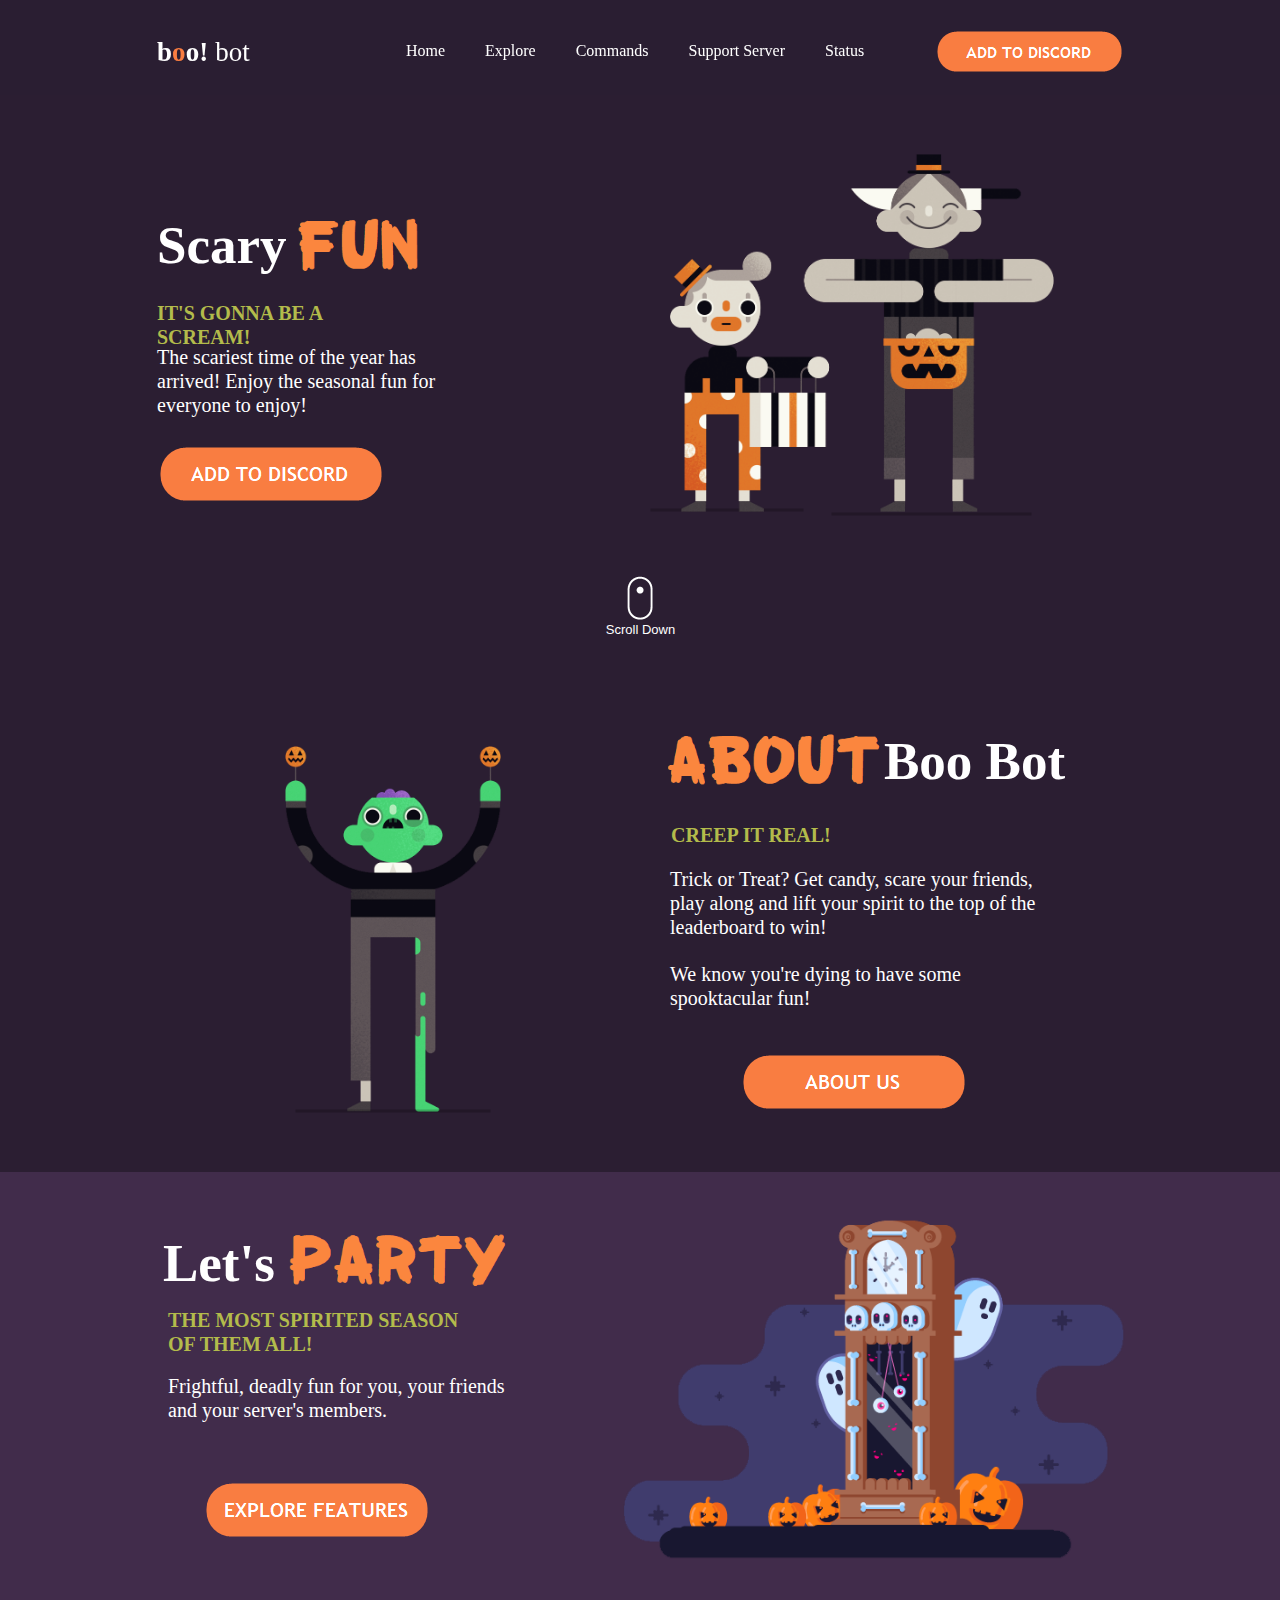
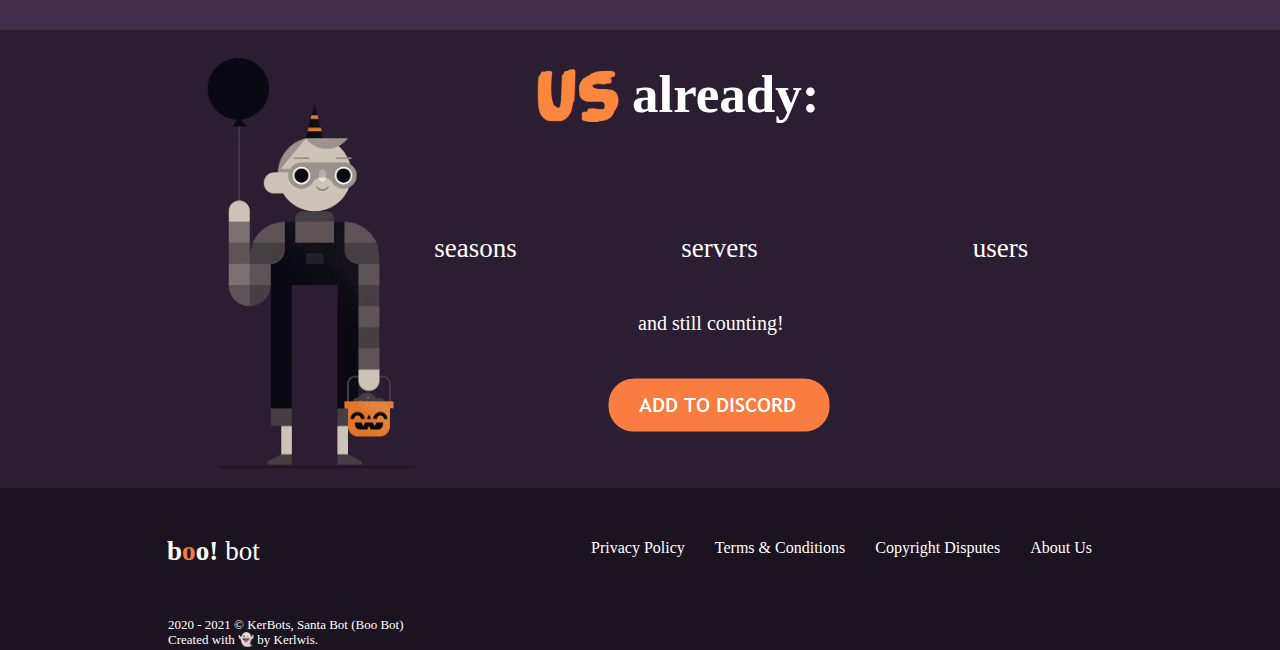
<file: index.html>
<!doctype html>
<html>
<head>
<meta charset="utf-8">
<title>Boo Bot - Home</title>
<meta name="generator" content="WYSIWYG Web Builder 16 Trial Version - https://www.wysiwygwebbuilder.com">
<link href="Cauldron.png" rel="icon" sizes="467x162" type="image/png">
<link href="Halloween.css" rel="stylesheet">
<link href="index.css" rel="stylesheet">
<script src="jquery-1.12.4.min.js"></script>
<script src="skrollr.min.js"></script>
<script src="wwb16.min.js"></script>
<script>
$(document).ready(function()
{
   $('#wb_Text13').addClass('visibility-hidden');
   $('#wb_Text14').addClass('visibility-hidden');
   $('#wb_Text15').addClass('visibility-hidden');
   $("a[href*='#About']").click(function(event)
   {
      event.preventDefault();
      $('html, body').stop().animate({ scrollTop: $('#wb_About').offset().top }, 600, 'linear');
   });
function countUpJavaScript1()
{
   var $obj = $('#JavaScript1');
   var count = $obj.attr('data-count');
   var bottomObj = $obj.offset().top + $obj.outerHeight();
   var bottomWnd = $(window).scrollTop() + $(window).height();
   if (bottomWnd > bottomObj && count != 0)
   {
      $({countUp: $obj.text()}).animate({countUp: count},
      {
         duration: 2000,
         step: function() { $obj.text(Math.floor(this.countUp)); },
         complete: function() { $obj.text(this.countUp); $obj.attr('data-count', 0); }
      });  
   }
}
$(window).scroll( function()
{
   countUpJavaScript1();
});
countUpJavaScript1();
   function onScrollText13()
   {
      var $obj = $("#wb_Text13");
      if (!$obj.hasClass("in-viewport") && $obj.inViewPort(true))
      {
         $obj.addClass("in-viewport");
         AnimateCss('wb_Text13', 'slide-up-in', 0, 1250);
      }
      else
      if ($obj.hasClass("in-viewport") && !$obj.inViewPort(true))
      {
         $obj.removeClass("in-viewport");
         AnimateCss('wb_Text13', 'animate-fade-out', 0, 0);
      }
   }
   if (!$('#wb_Text13').inViewPort(true))
   {
      $('#wb_Text13').addClass("in-viewport");
   }
   onScrollText13();
   $(window).scroll(function(event)
   {
      onScrollText13();
   });
function countUpJavaScript2()
{
   var $obj = $('#JavaScript2');
   var count = $obj.attr('data-count');
   var bottomObj = $obj.offset().top + $obj.outerHeight();
   var bottomWnd = $(window).scrollTop() + $(window).height();
   if (bottomWnd > bottomObj && count != 0)
   {
      $({countUp: $obj.text()}).animate({countUp: count},
      {
         duration: 2000,
         step: function() { $obj.text(Math.floor(this.countUp)); },
         complete: function() { $obj.text(this.countUp); $obj.attr('data-count', 0); }
      });  
   }
}
$(window).scroll( function()
{
   countUpJavaScript2();
});
countUpJavaScript2();
   function onScrollText14()
   {
      var $obj = $("#wb_Text14");
      if (!$obj.hasClass("in-viewport") && $obj.inViewPort(true))
      {
         $obj.addClass("in-viewport");
         AnimateCss('wb_Text14', 'slide-up-in', 0, 1250);
      }
      else
      if ($obj.hasClass("in-viewport") && !$obj.inViewPort(true))
      {
         $obj.removeClass("in-viewport");
         AnimateCss('wb_Text14', 'animate-fade-out', 0, 0);
      }
   }
   if (!$('#wb_Text14').inViewPort(true))
   {
      $('#wb_Text14').addClass("in-viewport");
   }
   onScrollText14();
   $(window).scroll(function(event)
   {
      onScrollText14();
   });
function countUpJavaScript3()
{
   var $obj = $('#JavaScript3');
   var count = $obj.attr('data-count');
   var bottomObj = $obj.offset().top + $obj.outerHeight();
   var bottomWnd = $(window).scrollTop() + $(window).height();
   if (bottomWnd > bottomObj && count != 0)
   {
      $({countUp: $obj.text()}).animate({countUp: count},
      {
         duration: 2000,
         step: function() { $obj.text(Math.floor(this.countUp)); },
         complete: function() { $obj.text(this.countUp); $obj.attr('data-count', 0); }
      });  
   }
}
$(window).scroll( function()
{
   countUpJavaScript3();
});
countUpJavaScript3();
   function onScrollText15()
   {
      var $obj = $("#wb_Text15");
      if (!$obj.hasClass("in-viewport") && $obj.inViewPort(true))
      {
         $obj.addClass("in-viewport");
         AnimateCss('wb_Text15', 'slide-up-in', 0, 1250);
      }
      else
      if ($obj.hasClass("in-viewport") && !$obj.inViewPort(true))
      {
         $obj.removeClass("in-viewport");
         AnimateCss('wb_Text15', 'animate-fade-out', 0, 0);
      }
   }
   if (!$('#wb_Text15').inViewPort(true))
   {
      $('#wb_Text15').addClass("in-viewport");
   }
   onScrollText15();
   $(window).scroll(function(event)
   {
      onScrollText15();
   });
   function skrollrInit()
   {
      skrollr.init({forceHeight: false, mobileCheck: function() { return false; }, smoothScrolling: false});
   }
   skrollrInit();
});
</script>
</head>
<body>
<div id="Layer2" style="position:absolute;text-align:center;left:0%;top:0px;width:100%;height:1172px;z-index:48;">
<div id="Layer2_Container" style="width:970px;position:relative;margin-left:auto;margin-right:auto;text-align:left;">
<div id="wb_Shape7" style="position:absolute;left:588px;top:1055px;width:222px;height:54px;z-index:3;">
<a href="./about.html"><img class="hover" src="images/img0007_hover.png" alt="" style="border-width:0;width:222px;height:54px;"><span class="default"><img src="images/img0007.png" id="Shape7" alt="" style="width:222px;height:54px;"></span></a></div>
<div id="wb_Text4" style="position:absolute;left:2px;top:346px;width:289px;height:70px;z-index:4;">
<span style="color:#FFFFFF;font-family:'Trebuchet MS';font-size:20px;">The scariest time of the year has arrived! Enjoy the seasonal fun for everyone to enjoy!</span></div>
<div id="wb_Text5" style="position:absolute;left:2px;top:302px;width:255px;height:23px;z-index:5;">
<span style="color:#B3BB4B;font-family:'Trebuchet MS';font-size:20px;"><strong>IT'S GONNA BE A SCREAM!</strong></span></div>
<div id="wb_Shape2" style="position:absolute;left:5px;top:447px;width:222px;height:54px;z-index:6;">
<a href="https://discord.com/oauth2/authorize?client_id=774520746344054824&scope=bot&permissions=126032" target="_blank"><img class="hover" src="images/img0002_hover.png" alt="" style="border-width:0;width:222px;height:54px;"><span class="default"><img src="images/img0002.png" id="Shape2" alt="" style="width:222px;height:54px;"></span></a></div>
<div id="wb_Shape3" style="position:absolute;left:495px;top:508px;width:154px;height:4px;opacity:0.20;z-index:7;">
<img src="images/img0003.png" id="Shape3" alt="" style="width:154px;height:4px;"></div>
<div id="wb_Shape4" style="position:absolute;left:676px;top:512px;width:201px;height:4px;opacity:0.20;z-index:8;">
<img src="images/img0004.png" id="Shape4" alt="" style="width:201px;height:4px;"></div>
<div id="wb_Image1" style="position:absolute;left:515px;top:154px;width:384px;height:358px;z-index:9;">
<img src="images/WEB1.png" id="Image1" alt="" width="384" height="358"></div>
<div id="wb_Shape5" style="position:absolute;left:472px;top:576px;width:26px;height:44px;z-index:10;">
<a href="#About"><img src="images/img0005.png" id="Shape5" alt="" style="width:26px;height:44px;"></a></div>
<div id="wb_Shape6" style="position:absolute;left:481px;top:586px;width:8px;height:8px;z-index:11;">
<a href="#About"><img src="images/img0006.png" id="Shape6" alt="" style="width:8px;height:8px;"></a></div>
<div id="wb_Text8" style="position:absolute;left:447px;top:622px;width:77px;height:15px;text-align:center;z-index:12;">
<span style="color:#FFFFFF;font-family:Arial;font-size:13px;">Scroll Down</span></div>
<div id="wb_About" style="position:absolute;left:450px;top:701px;width:19px;height:17px;z-index:13;">
<div id="About" style="visibility:hidden;">&nbsp;</div>
</div>
<div id="wb_Image4" style="position:absolute;left:130px;top:746px;width:216px;height:366px;z-index:14;">
<img src="images/WEB2.png" id="Image4" alt="" width="216" height="366"></div>
<div id="wb_Text9" style="position:absolute;left:516px;top:824px;width:255px;height:23px;z-index:15;">
<span style="color:#B3BB4B;font-family:'Trebuchet MS';font-size:20px;"><strong>CREEP IT REAL!</strong></span></div>
<div id="wb_Text10" style="position:absolute;left:515px;top:868px;width:369px;height:154px;z-index:16;">
<span style="color:#FFFFFF;font-family:'Trebuchet MS';font-size:20px;">Trick or Treat? Get candy, scare your friends, play along and lift your spirit to the top of the leaderboard to win!<br><br>We know you're dying to have some spooktacular fun!<br></span></div>
<div id="wb_Shape8" style="position:absolute;left:140px;top:1109px;width:196px;height:4px;opacity:0.20;z-index:17;">
<img src="images/img0008.png" id="Shape8" alt="" style="width:196px;height:4px;"></div>
<div id="wb_Image2" style="position:absolute;left:132px;top:205px;width:152px;height:76px;z-index:18;">
<img src="images/FUN2.png" id="Image2" alt="" width="152" height="76"></div>
<div id="wb_Text3" style="position:absolute;left:2px;top:214px;width:168px;height:62px;z-index:19;">
<span style="color:#FFFFFF;font-family:'Trebuchet MS';font-size:53px;"><strong>Scary</strong></span></div>
<div id="wb_Image3" style="position:absolute;left:503px;top:718px;width:239px;height:75px;z-index:20;">
<img src="images/ABOUT2.png" id="Image3" alt="" width="239" height="75"></div>
<div id="wb_Text7" style="position:absolute;left:729px;top:730px;width:217px;height:62px;z-index:21;" data-top="transform:;transform:;">
<span style="color:#FFFFFF;font-family:'Trebuchet MS';font-size:53px;"><strong>Boo Bot</strong></span></div>
<div id="Layer1" style="position:fixed;text-align:center;left:0px;top:0px;width:100%;height:95px;z-index:22;">
<div id="Layer1_Container" style="width:970px;position:relative;margin-left:auto;margin-right:auto;text-align:left;">
<div id="wb_Text1" style="position:absolute;left:2px;top:36px;width:128px;height:31px;z-index:0;">
<span style="color:#FFFFFF;font-family:'Trebuchet MS';font-size:27px;letter-spacing:0.07px;"><strong>b</strong></span><span style="color:#F97D41;font-family:'Trebuchet MS';font-size:27px;letter-spacing:0.07px;"><strong>o</strong></span><span style="color:#FFFFFF;font-family:'Trebuchet MS';font-size:27px;letter-spacing:0.07px;"><strong>o! </strong>bot</span></div>
<div id="wb_CssMenu1" style="position:absolute;left:180px;top:27px;width:610px;height:48px;z-index:1;">
<ul id="CssMenu1" role="menubar" class="nav">
<li role="menuitem" class="nav-item firstmain"><a class="nav-link" href="./index.html" target="_self">Home</a>
</li>
<li role="menuitem" class="nav-item"><a class="nav-link" href="./explore.html" target="_self">Explore</a>
</li>
<li role="menuitem" class="nav-item"><a class="nav-link" href="./commands.html" target="_self">Commands</a>
</li>
<li role="menuitem" class="nav-item"><a class="nav-link" href="https://discord.gg/eV3AyENXZv" target="_blank">Support&nbsp;Server</a>
</li>
<li role="menuitem" class="nav-item"><a class="nav-link" href="https://stats.uptimerobot.com/17EnjCpgAN" target="_blank">Status</a>
</li>
</ul>
</div>
<div id="wb_Shape1" style="position:absolute;left:782px;top:31px;width:185px;height:41px;z-index:2;">
<a href="https://discord.com/oauth2/authorize?client_id=774520746344054824&scope=bot&permissions=126032" target="_blank"><img class="hover" src="images/img0029_hover.png" alt="" style="border-width:0;width:185px;height:41px;"><span class="default"><img src="images/img0029.png" id="Shape1" alt="" style="width:185px;height:41px;"></span></a></div>
</div>
</div>
<div style="z-index:23">
<script>
var isMobile = (/iphone|ipod|android|blackberry|mini|windows\sce|palm/i.test(navigator.userAgent.toLowerCase()));
if (isMobile)
{
   location.replace("./mobile.html");
}  
</script>  </div>

</div>
</div>
<div id="Layer3" style="position:absolute;text-align:center;left:0%;top:1172px;width:100%;height:458px;z-index:49;">
<div id="Layer3_Container" style="width:970px;position:relative;margin-left:auto;margin-right:auto;text-align:left;">
<div id="wb_Image5" style="position:absolute;left:463px;top:45px;width:507px;height:343px;z-index:24;">
<img src="images/CLOCK2.png" id="Image5" alt="" width="507" height="343"></div>
<div id="wb_Text6" style="position:absolute;left:13px;top:137px;width:299px;height:46px;z-index:25;">
<span style="color:#B3BB4B;font-family:'Trebuchet MS';font-size:20px;"><strong>THE MOST SPIRITED SEASON OF THEM ALL!</strong></span></div>
<div id="wb_Text11" style="position:absolute;left:13px;top:203px;width:369px;height:61px;z-index:26;">
<span style="color:#FFFFFF;font-family:'Trebuchet MS';font-size:20px;">Frightful, deadly fun for you, your friends and your server's members.<br></span></div>
<div id="wb_Shape9" style="position:absolute;left:51px;top:311px;width:222px;height:54px;z-index:27;">
<a href="./explore.html"><img class="hover" src="images/img0009_hover.png" alt="" style="border-width:0;width:222px;height:54px;"><span class="default"><img src="images/img0009.png" id="Shape9" alt="" style="width:222px;height:54px;"></span></a></div>
<div id="wb_Image6" style="position:absolute;left:115px;top:48px;width:245px;height:76px;z-index:28;">
<img src="images/party2.png" id="Image6" alt="" width="245" height="77"></div>
<div id="wb_Text2" style="position:absolute;left:8px;top:60px;width:141px;height:62px;z-index:29;" data-top="transform:;transform:;">
<span style="color:#FFFFFF;font-family:'Trebuchet MS';font-size:53px;"><strong>Let's</strong></span></div>
</div>
</div>

<div id="Layer4" style="position:absolute;text-align:center;left:0%;top:1630px;width:100%;height:458px;z-index:51;">
<div id="Layer4_Container" style="width:970px;position:relative;margin-left:auto;margin-right:auto;text-align:left;">
<div id="wb_Shape10" style="position:absolute;left:64px;top:435px;width:196px;height:4px;opacity:0.20;z-index:30;">
<img src="images/img0010.png" id="Shape10" alt="" style="width:196px;height:4px;"></div>
<div id="wb_Image8" style="position:absolute;left:43px;top:20px;width:206px;height:417px;z-index:31;">
<img src="images/boy2.png" id="Image8" alt="" width="206" height="415"></div>
<div id="wb_JavaScript1" style="position:absolute;left:291px;top:149px;width:58px;height:52px;z-index:32;">
<div data-count="6" style="color:#FFFFFF;font-size:53px;font-family:Trebuchet MS;font-weight:normal;font-style:normal;text-align:center;text-decoration:none;" id="JavaScript1"></div></div>
<div id="wb_Text13" style="position:absolute;left:272px;top:202px;width:97px;height:31px;text-align:center;z-index:33;">
<span style="color:#FFFFFF;font-family:'Trebuchet MS';font-size:27px;">seasons</span></div>
<div id="wb_JavaScript2" style="position:absolute;left:521px;top:150px;width:87px;height:52px;z-index:34;">
<div data-count="743" style="color:#FFFFFF;font-size:53px;font-family:Trebuchet MS;font-weight:normal;font-style:normal;text-align:center;text-decoration:none;" id="JavaScript2"></div></div>
<div id="wb_Text14" style="position:absolute;left:516px;top:202px;width:97px;height:31px;text-align:center;z-index:35;">
<span style="color:#FFFFFF;font-family:'Trebuchet MS';font-size:27px;">servers</span></div>
<div id="wb_JavaScript3" style="position:absolute;left:755px;top:149px;width:181px;height:52px;z-index:36;">
<div data-count="174211" style="color:#FFFFFF;font-size:53px;font-family:Trebuchet MS;font-weight:normal;font-style:normal;text-align:center;text-decoration:none;" id="JavaScript3"></div></div>
<div id="wb_Text15" style="position:absolute;left:797px;top:202px;width:97px;height:31px;text-align:center;z-index:37;">
<span style="color:#FFFFFF;font-family:'Trebuchet MS';font-size:27px;">users</span></div>
<div id="wb_Text16" style="position:absolute;left:483px;top:282px;width:178px;height:38px;z-index:38;">
<span style="color:#FFFFFF;font-family:'Trebuchet MS';font-size:20px;">and still counting!<br></span></div>
<div id="wb_Shape11" style="position:absolute;left:453px;top:348px;width:222px;height:54px;z-index:39;">
<a href="https://discord.com/oauth2/authorize?client_id=774520746344054824&scope=bot&permissions=126032" target="_blank"><img class="hover" src="images/img0011_hover.png" alt="" style="border-width:0;width:222px;height:54px;"><span class="default"><img src="images/img0011.png" id="Shape11" alt="" style="width:222px;height:54px;"></span></a></div>
<div id="wb_Image7" style="position:absolute;left:333px;top:25px;width:252px;height:79px;z-index:40;">
<img src="images/us2.png" id="Image7" alt="" width="252" height="79"></div>
<div id="wb_Text12" style="position:absolute;left:477px;top:33px;width:228px;height:62px;z-index:41;" data-top="transform:;transform:;">
<span style="color:#FFFFFF;font-family:'Trebuchet MS';font-size:53px;"><strong>already:</strong></span></div>
</div>
</div>
<div id="Layer5" style="position:absolute;text-align:center;left:0%;top:2088px;width:100%;height:162px;z-index:52;">
<div id="Layer5_Container" style="width:970px;position:relative;margin-left:auto;margin-right:auto;text-align:left;">
<div id="wb_Text17" style="position:absolute;left:13px;top:129px;width:271px;height:33px;z-index:42;">
<span style="color:#FFFFFF;font-family:'Trebuchet MS';font-size:13px;">2020 - 2021 © KerBots, Santa Bot (Boo Bot)<br>Created with </span><span style="color:#FFFFFF;font-family:'Segoe UI Emoji';font-size:13px;">👻</span><span style="color:#FFFFFF;font-family:'Trebuchet MS';font-size:13px;"> by Kerlwis.</span></div>
<div id="wb_Text18" style="position:absolute;left:12px;top:47px;width:109px;height:31px;z-index:43;">
<span style="color:#FFFFFF;font-family:'Trebuchet MS';font-size:27px;letter-spacing:0.07px;"><strong>b</strong></span><span style="color:#F97D41;font-family:'Trebuchet MS';font-size:27px;letter-spacing:0.07px;"><strong>o</strong></span><span style="color:#FFFFFF;font-family:'Trebuchet MS';font-size:27px;letter-spacing:0.07px;"><strong>o! </strong>bot</span></div>
<div id="wb_CssMenu2" style="position:absolute;left:408px;top:47px;width:562px;height:48px;z-index:44;">
<ul id="CssMenu2" role="menubar" class="nav">
<li role="menuitem" class="nav-item firstmain"><a class="nav-link" href="./index.html" target="_self">Privacy&nbsp;Policy</a>
</li>
<li role="menuitem" class="nav-item"><a class="nav-link" href="./terms.html" target="_self">Terms&nbsp;&amp;&nbsp;Conditions</a>
</li>
<li role="menuitem" class="nav-item"><a class="nav-link" href="./copyright-disputes.html" target="_self">Copyright&nbsp;Disputes</a>
</li>
<li role="menuitem" class="nav-item"><a class="nav-link" href="./about.html" target="_self">About&nbsp;Us</a>
</li>
</ul>
</div>
</div>
</div>
<div style="z-index:53">
<script>
var isMobile = (/iphone|ipod|android|blackberry|mini|windows\sce|palm/i.test(navigator.userAgent.toLowerCase()));
if (isMobile)
{
   location.replace("./mobile.html");
}  
</script>  </div>
</body>
</html>
</file>
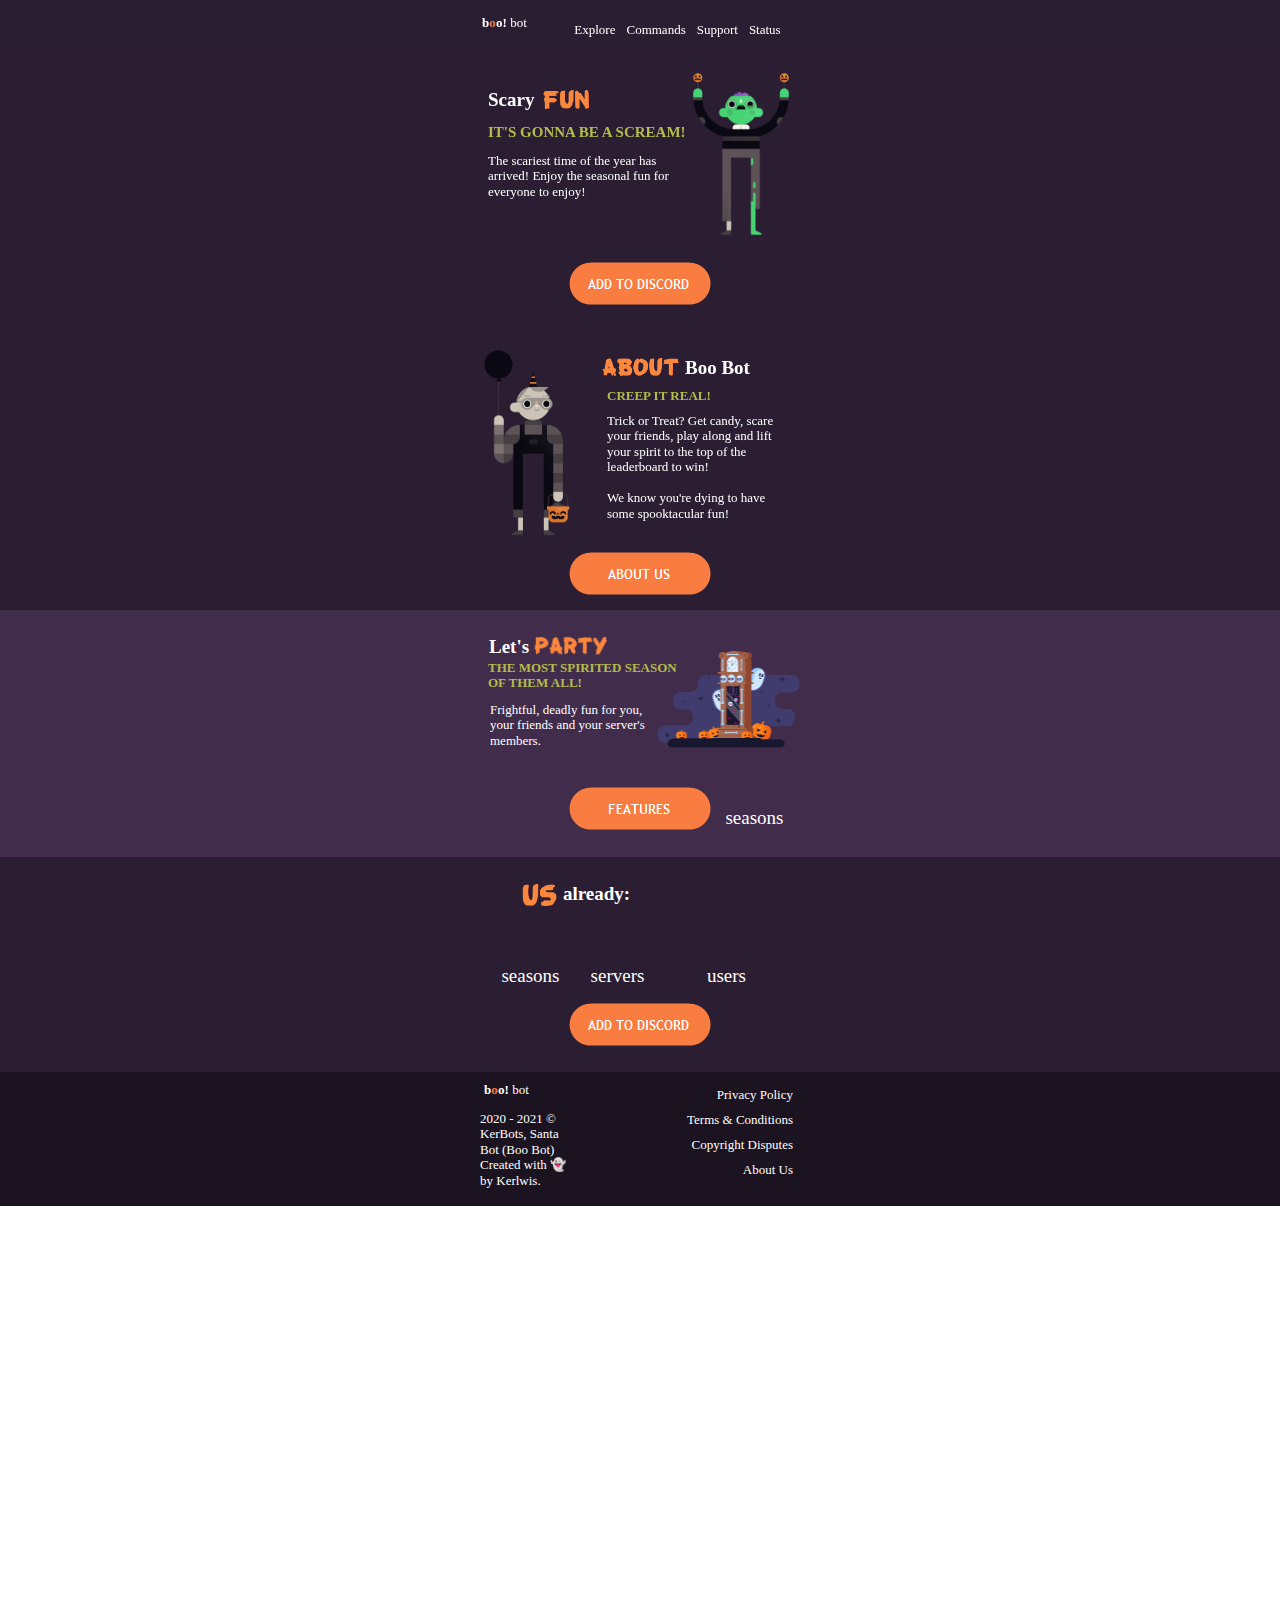
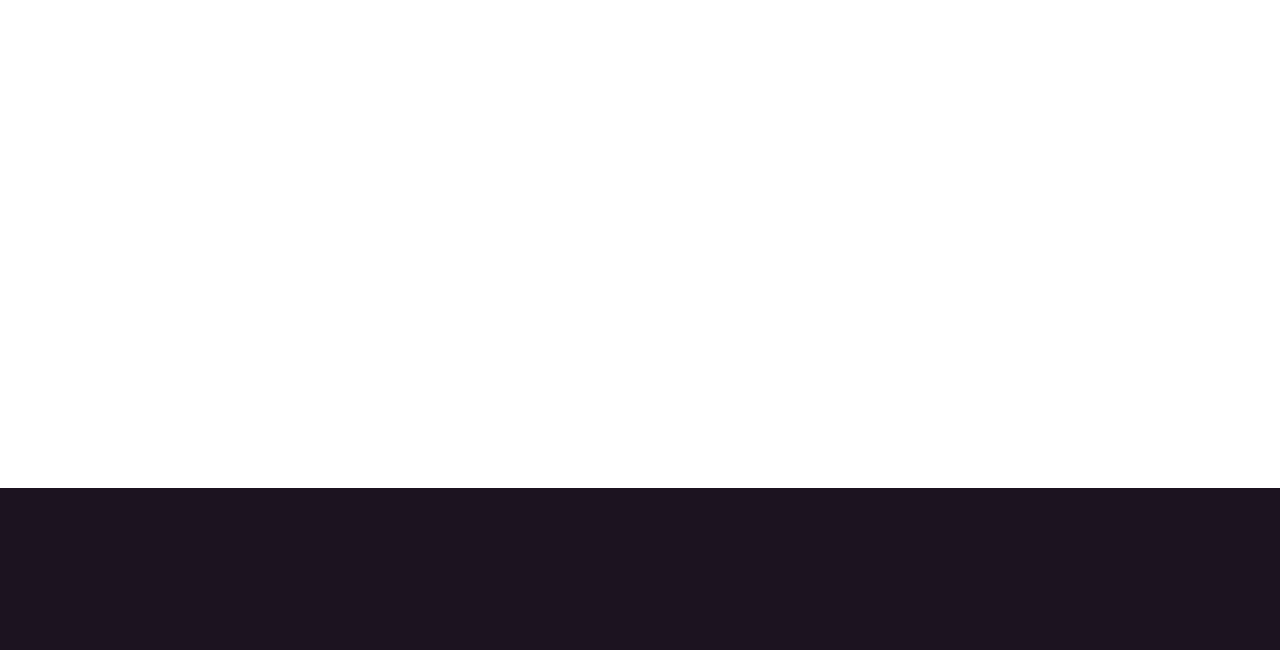
<file: mobile.html>
<!doctype html>
<html>
<head>
<meta charset="utf-8">
<title>Boo Bot - Home</title>
<meta name="generator" content="WYSIWYG Web Builder 16 Trial Version - https://www.wysiwygwebbuilder.com">
<meta name="viewport" content="width=device-width, initial-scale=1.0">
<link href="Cauldron.png" rel="icon" sizes="467x162" type="image/png">
<link href="Halloween.css" rel="stylesheet">
<link href="mobile.css" rel="stylesheet">
<script src="jquery-1.12.4.min.js"></script>
<script src="skrollr.min.js"></script>
<script src="wwb16.min.js"></script>
<script>
$(document).ready(function()
{
   $('#wb_Text13').addClass('visibility-hidden');
   function skrollrInit()
   {
      skrollr.init({forceHeight: false, mobileCheck: function() { return false; }, smoothScrolling: false});
   }
   skrollrInit();
function countUpJavaScript1()
{
   var $obj = $('#JavaScript1');
   var count = $obj.attr('data-count');
   var bottomObj = $obj.offset().top + $obj.outerHeight();
   var bottomWnd = $(window).scrollTop() + $(window).height();
   if (bottomWnd > bottomObj && count != 0)
   {
      $({countUp: $obj.text()}).animate({countUp: count},
      {
         duration: 2000,
         step: function() { $obj.text(Math.floor(this.countUp)); },
         complete: function() { $obj.text(this.countUp); $obj.attr('data-count', 0); }
      });  
   }
}
$(window).scroll( function()
{
   countUpJavaScript1();
});
countUpJavaScript1();
   function onScrollText13()
   {
      var $obj = $("#wb_Text13");
      if (!$obj.hasClass("in-viewport") && $obj.inViewPort(true))
      {
         $obj.addClass("in-viewport");
         AnimateCss('wb_Text13', 'slide-up-in', 0, 1250);
      }
      else
      if ($obj.hasClass("in-viewport") && !$obj.inViewPort(true))
      {
         $obj.removeClass("in-viewport");
         AnimateCss('wb_Text13', 'animate-fade-out', 0, 0);
      }
   }
   if (!$('#wb_Text13').inViewPort(true))
   {
      $('#wb_Text13').addClass("in-viewport");
   }
   onScrollText13();
   $(window).scroll(function(event)
   {
      onScrollText13();
   });
function countUpJavaScript2()
{
   var $obj = $('#JavaScript2');
   var count = $obj.attr('data-count');
   var bottomObj = $obj.offset().top + $obj.outerHeight();
   var bottomWnd = $(window).scrollTop() + $(window).height();
   if (bottomWnd > bottomObj && count != 0)
   {
      $({countUp: $obj.text()}).animate({countUp: count},
      {
         duration: 2000,
         step: function() { $obj.text(Math.floor(this.countUp)); },
         complete: function() { $obj.text(this.countUp); $obj.attr('data-count', 0); }
      });  
   }
}
$(window).scroll( function()
{
   countUpJavaScript2();
});
countUpJavaScript2();
function countUpJavaScript3()
{
   var $obj = $('#JavaScript3');
   var count = $obj.attr('data-count');
   var bottomObj = $obj.offset().top + $obj.outerHeight();
   var bottomWnd = $(window).scrollTop() + $(window).height();
   if (bottomWnd > bottomObj && count != 0)
   {
      $({countUp: $obj.text()}).animate({countUp: count},
      {
         duration: 2000,
         step: function() { $obj.text(Math.floor(this.countUp)); },
         complete: function() { $obj.text(this.countUp); $obj.attr('data-count', 0); }
      });  
   }
}
$(window).scroll( function()
{
   countUpJavaScript3();
});
countUpJavaScript3();
});
</script>
</head>
<body>
<div id="Layer2" style="position:absolute;text-align:center;left:0%;top:0px;width:100%;height:610px;z-index:43;">
<div id="Layer2_Container" style="width:320px;position:relative;margin-left:auto;margin-right:auto;text-align:left;">
<div id="Layer1" style="position:fixed;text-align:center;left:0px;top:0px;width:100%;height:45px;z-index:2;">
<div id="Layer1_Container" style="width:320px;position:relative;margin-left:auto;margin-right:auto;text-align:left;">
<div id="wb_Text10" style="position:absolute;left:2px;top:15px;width:128px;height:15px;z-index:0;">
<span style="color:#FFFFFF;font-family:'Trebuchet MS';font-size:13px;letter-spacing:0.07px;"><strong>b</strong></span><span style="color:#F97D41;font-family:'Trebuchet MS';font-size:13px;letter-spacing:0.07px;"><strong>o</strong></span><span style="color:#FFFFFF;font-family:'Trebuchet MS';font-size:13px;letter-spacing:0.07px;"><strong>o! </strong>bot</span></div>
<div id="wb_CssMenu1" style="position:absolute;left:80px;top:20px;width:235px;height:20px;z-index:1;">
<ul id="CssMenu1" role="menubar" class="nav">
<li role="menuitem" class="nav-item firstmain"><a class="nav-link" href="./explore.html" target="_self">Explore</a>
</li>
<li role="menuitem" class="nav-item"><a class="nav-link" href="./commands.html" target="_self">Commands</a>
</li>
<li role="menuitem" class="nav-item"><a class="nav-link" href="https://discord.gg/eV3AyENXZv" target="_blank">Support</a>
</li>
<li role="menuitem" class="nav-item"><a class="nav-link" href="https://stats.uptimerobot.com/17EnjCpgAN" target="_blank">Status</a>
</li>
</ul>
</div>
</div>
</div>
<div id="wb_Text7" style="position:absolute;left:8px;top:89px;width:61px;height:22px;z-index:3;">
<span style="color:#FFFFFF;font-family:'Trebuchet MS';font-size:19px;"><strong>Scary</strong></span></div>
<div id="wb_Image1" style="position:absolute;left:59px;top:85px;width:58px;height:28px;z-index:4;">
<img src="images/FUN2.png" id="Image1" alt="" width="58" height="29"></div>
<div id="wb_Shape1" style="position:absolute;left:89px;top:262px;width:142px;height:43px;z-index:5;">
<a href="https://discord.com/oauth2/authorize?client_id=774520746344054824&scope=bot&permissions=126032" target="_blank"><img class="hover" src="images/img0001_hover.png" alt="" style="border-width:0;width:142px;height:43px;"><span class="default"><img src="images/img0001.png" id="Shape1" alt="" style="width:142px;height:43px;"></span></a></div>
<div id="wb_Text9" style="position:absolute;left:8px;top:153px;width:205px;height:46px;z-index:6;">
<span style="color:#FFFFFF;font-family:'Trebuchet MS';font-size:13px;">The scariest time of the year has arrived! Enjoy the seasonal fun for everyone to enjoy!</span></div>
<div id="wb_Text8" style="position:absolute;left:8px;top:124px;width:255px;height:17px;z-index:7;">
<span style="color:#B3BB4B;font-family:'Trebuchet MS';font-size:15px;"><strong>IT'S GONNA BE A SCREAM!</strong></span></div>
<div id="wb_Image4" style="position:absolute;left:213px;top:73px;width:96px;height:162px;z-index:8;">
<img src="images/WEB2.png" id="Image4" alt="" width="96" height="163"></div>
<div id="wb_Image3" style="position:absolute;left:119px;top:352px;width:86px;height:27px;z-index:9;">
<img src="images/ABOUT2.png" id="Image3" alt="" width="86" height="27"></div>
<div id="wb_Text1" style="position:absolute;left:205px;top:357px;width:99px;height:22px;z-index:10;" data-top="transform:;transform:;">
<span style="color:#FFFFFF;font-family:'Trebuchet MS';font-size:19px;"><strong>Boo Bot</strong></span></div>
<div id="wb_Text4" style="position:absolute;left:127px;top:413px;width:180px;height:123px;z-index:11;">
<span style="color:#FFFFFF;font-family:'Trebuchet MS';font-size:13px;">Trick or Treat? Get candy, scare your friends, play along and lift your spirit to the top of the leaderboard to win!<br><br>We know you're dying to have some spooktacular fun!<br></span></div>
<div id="wb_Shape2" style="position:absolute;left:89px;top:552px;width:142px;height:43px;z-index:12;">
<a href="https://discord.com/oauth2/authorize?client_id=774520746344054824&scope=bot&permissions=126032" target="_blank"><img class="hover" src="images/img0022_hover.png" alt="" style="border-width:0;width:142px;height:43px;"><span class="default"><img src="images/img0022.png" id="Shape2" alt="" style="width:142px;height:43px;"></span></a></div>
<div id="wb_Text3" style="position:absolute;left:127px;top:388px;width:188px;height:15px;z-index:13;">
<span style="color:#B3BB4B;font-family:'Trebuchet MS';font-size:13px;"><strong>CREEP IT REAL!</strong></span></div>
<div id="wb_Image2" style="position:absolute;left:0px;top:347px;width:94px;height:189px;z-index:14;">
<img src="images/boy2.png" id="Image2" alt="" width="94" height="189"></div>
</div>
</div>
<div id="Layer3" style="position:absolute;text-align:center;left:0%;top:610px;width:100%;height:247px;z-index:44;">
<div id="Layer3_Container" style="width:320px;position:relative;margin-left:auto;margin-right:auto;text-align:left;">
<div id="wb_Image6" style="position:absolute;left:48px;top:22px;width:82px;height:26px;z-index:15;">
<img src="images/party2.png" id="Image6" alt="" width="82" height="26"></div>
<div id="wb_Text2" style="position:absolute;left:9px;top:26px;width:99px;height:22px;z-index:16;" data-top="transform:;transform:;">
<span style="color:#FFFFFF;font-family:'Trebuchet MS';font-size:19px;"><strong>Let's</strong></span></div>
<div id="wb_Text6" style="position:absolute;left:8px;top:50px;width:194px;height:31px;z-index:17;">
<span style="color:#B3BB4B;font-family:'Trebuchet MS';font-size:13px;"><strong>THE MOST SPIRITED SEASON OF THEM ALL!</strong></span></div>
<div id="wb_Text11" style="position:absolute;left:10px;top:92px;width:172px;height:46px;z-index:18;">
<span style="color:#FFFFFF;font-family:'Trebuchet MS';font-size:13px;">Frightful, deadly fun for you, your friends and your server's members.</span></div>
<div id="wb_Image5" style="position:absolute;left:176px;top:40px;width:144px;height:98px;z-index:19;">
<img src="images/CLOCK2.png" id="Image5" alt="" width="144" height="97"></div>
<div id="wb_Shape3" style="position:absolute;left:89px;top:177px;width:142px;height:43px;z-index:20;">
<a href="https://discord.com/oauth2/authorize?client_id=774520746344054824&scope=bot&permissions=126032" target="_blank"><img class="hover" src="images/img0023_hover.png" alt="" style="border-width:0;width:142px;height:43px;"><span class="default"><img src="images/img0023.png" id="Shape3" alt="" style="width:142px;height:43px;"></span></a></div>
<div id="wb_Text13" style="position:absolute;left:240px;top:197px;width:69px;height:22px;text-align:center;z-index:21;">
<span style="color:#FFFFFF;font-family:'Trebuchet MS';font-size:19px;">seasons</span></div>
</div>
</div>

<div id="Layer5" style="position:absolute;text-align:center;left:0%;top:2088px;width:303.125%;height:162px;z-index:46;">
<div id="Layer5_Container" style="width:970px;position:relative;margin-left:auto;margin-right:auto;text-align:left;">
<div id="wb_Text17" style="position:absolute;left:13px;top:129px;width:271px;height:33px;z-index:22;">
<span style="color:#FFFFFF;font-family:'Trebuchet MS';font-size:13px;">2020 - 2021 © KerBots, Santa Bot (Boo Bot)<br>Created with </span><span style="color:#FFFFFF;font-family:'Segoe UI Emoji';font-size:13px;">👻</span><span style="color:#FFFFFF;font-family:'Trebuchet MS';font-size:13px;"> by Kerlwis.</span></div>
<div id="wb_Text18" style="position:absolute;left:12px;top:47px;width:109px;height:31px;z-index:23;">
<span style="color:#FFFFFF;font-family:'Trebuchet MS';font-size:27px;letter-spacing:0.07px;"><strong>b</strong></span><span style="color:#F97D41;font-family:'Trebuchet MS';font-size:27px;letter-spacing:0.07px;"><strong>o</strong></span><span style="color:#FFFFFF;font-family:'Trebuchet MS';font-size:27px;letter-spacing:0.07px;"><strong>o! </strong>bot</span></div>
<div id="wb_CssMenu2" style="position:absolute;left:408px;top:47px;width:562px;height:48px;z-index:24;">
<ul id="CssMenu2" role="menubar" class="nav">
<li role="menuitem" class="nav-item firstmain"><a class="nav-link" href="./index.html" target="_self">Privacy&nbsp;Policy</a>
</li>
<li role="menuitem" class="nav-item"><a class="nav-link" href="./terms.html" target="_self">Terms&nbsp;&amp;&nbsp;Conditions</a>
</li>
<li role="menuitem" class="nav-item"><a class="nav-link" href="./copyright-disputes.html" target="_self">Copyright&nbsp;Disputes</a>
</li>
<li role="menuitem" class="nav-item"><a class="nav-link" href="./about.html" target="_self">About&nbsp;Us</a>
</li>
</ul>
</div>
</div>
</div>
<div id="Layer4" style="position:absolute;text-align:center;left:0%;top:857px;width:100%;height:58px;z-index:47;">
<div id="Layer4_Container" style="width:320px;position:relative;margin-left:auto;margin-right:auto;text-align:left;">
<div id="wb_Image7" style="position:absolute;left:22px;top:21px;width:105px;height:33px;z-index:27;">
<img src="images/us2.png" id="Image7" alt="" width="105" height="33"></div>
<div id="wb_Text5" style="position:absolute;left:83px;top:26px;width:99px;height:22px;z-index:28;" data-top="transform:;transform:;">
<span style="color:#FFFFFF;font-family:'Trebuchet MS';font-size:19px;"><strong>already:</strong></span></div>
</div>
</div>
<div id="Layer6" style="position:absolute;text-align:center;left:0%;top:915px;width:100%;height:50px;z-index:48;">
<div id="Layer6_Container" style="width:320px;position:relative;margin-left:auto;margin-right:auto;text-align:left;">
<div id="FlexContainer1">
<div id="wb_JavaScript1" style="display:inline-block;width:22px;height:24px;z-index:29;">
<div data-count="6" style="color:#FFFFFF;font-size:19px;font-family:Trebuchet MS;font-weight:normal;font-style:normal;text-align:center;text-decoration:none;" id="JavaScript1"></div>
</div>
<div id="wb_JavaScript2" style="display:inline-block;width:34px;height:20px;z-index:30;">
<div data-count="743" style="color:#FFFFFF;font-size:19px;font-family:Trebuchet MS;font-weight:normal;font-style:normal;text-align:center;text-decoration:none;" id="JavaScript2"></div>
</div>
<div id="wb_JavaScript3" style="display:inline-block;width:67px;height:23px;z-index:31;">
<div data-count="174211" style="color:#FFFFFF;font-size:19px;font-family:Trebuchet MS;font-weight:normal;font-style:normal;text-align:center;text-decoration:none;" id="JavaScript3"></div>
</div>
</div>
</div>
</div>
<div id="Layer7" style="position:absolute;text-align:center;left:0%;top:965px;width:100%;height:107px;z-index:49;">
<div id="Layer7_Container" style="width:320px;position:relative;margin-left:auto;margin-right:auto;text-align:left;">
<div id="wb_Text12" style="position:absolute;left:11px;top:0px;width:79px;height:22px;text-align:center;z-index:36;" data-top="transform:;transform:;">
<span style="color:#FFFFFF;font-family:'Trebuchet MS';font-size:19px;">seasons</span></div>
<div id="wb_Text14" style="position:absolute;left:98px;top:0px;width:79px;height:22px;text-align:center;z-index:37;" data-top="transform:;transform:;">
<span style="color:#FFFFFF;font-family:'Trebuchet MS';font-size:19px;">servers</span></div>
<div id="wb_Text15" style="position:absolute;left:207px;top:0px;width:79px;height:22px;text-align:center;z-index:38;" data-top="transform:;transform:;">
<span style="color:#FFFFFF;font-family:'Trebuchet MS';font-size:19px;">users</span></div>
<div id="wb_Shape4" style="position:absolute;left:89px;top:38px;width:142px;height:43px;z-index:39;">
<a href="https://discord.com/oauth2/authorize?client_id=774520746344054824&scope=bot&permissions=126032" target="_blank"><img class="hover" src="images/img0025_hover.png" alt="" style="border-width:0;width:142px;height:43px;"><span class="default"><img src="images/img0025.png" id="Shape4" alt="" style="width:142px;height:43px;"></span></a></div>
</div>
</div>
<div id="Layer8" style="position:absolute;text-align:center;left:0%;top:1072px;width:100%;height:134px;z-index:50;">
<div id="Layer8_Container" style="width:320px;position:relative;margin-left:auto;margin-right:auto;text-align:left;">
<div id="wb_Text16" style="position:absolute;left:0px;top:39px;width:90px;height:80px;z-index:40;">
<span style="color:#FFFFFF;font-family:'Trebuchet MS';font-size:13px;">2020 - 2021 © KerBots, Santa Bot (Boo Bot)<br>Created with </span><span style="color:#FFFFFF;font-family:'Segoe UI Emoji';font-size:13px;">👻</span><span style="color:#FFFFFF;font-family:'Trebuchet MS';font-size:13px;"> by Kerlwis.</span></div>
<div id="wb_Text19" style="position:absolute;left:4px;top:10px;width:109px;height:15px;z-index:41;">
<span style="color:#FFFFFF;font-family:'Trebuchet MS';font-size:13px;letter-spacing:0.07px;"><strong>b</strong></span><span style="color:#F97D41;font-family:'Trebuchet MS';font-size:13px;letter-spacing:0.07px;"><strong>o</strong></span><span style="color:#FFFFFF;font-family:'Trebuchet MS';font-size:13px;letter-spacing:0.07px;"><strong>o! </strong>bot</span></div>
<div id="wb_CssMenu3" style="position:absolute;left:174px;top:10px;width:144px;height:110px;z-index:42;">
<ul id="CssMenu3" role="menubar" class="nav">
<li role="menuitem" class="nav-item firstmain"><a class="nav-link" href="./index.html" target="_self">Privacy&nbsp;Policy</a>
</li>
<li role="menuitem" class="nav-item"><a class="nav-link" href="./terms.html" target="_self">Terms&nbsp;&amp;&nbsp;Conditions</a>
</li>
<li role="menuitem" class="nav-item"><a class="nav-link" href="./copyright-disputes.html" target="_self">Copyright&nbsp;Disputes</a>
</li>
<li role="menuitem" class="nav-item"><a class="nav-link" href="./about.html" target="_self">About&nbsp;Us</a>
</li>
</ul>
</div>
</div>
</div>
</body>
</html>
</file>
<file: index.css>
body
{
   background-color: #FFFFFF;
   color: #000000;
   font-family: Arial;
   font-weight: normal;
   font-size: 13px;
   line-height: 1.1875;
   margin: 0;
   padding: 0;
}
a
{
   color: #0000FF;
   text-decoration: underline;
}
a:visited
{
   color: #800080;
}
a:active
{
   color: #FF0000;
}
a:hover
{
   color: #0000FF;
   text-decoration: underline;
}
input:focus, textarea:focus, select:focus
{
   outline: none;
}
.visibility-hidden
{
   visibility: hidden;
}
#wb_Shape7
{
   transform: rotate(0deg);
   transform-origin: 50% 50%;
}
#wb_Shape7 a img
{
   position: absolute;
   left: 0;
}
#wb_Shape7 .default
{
   position: absolute;
   left: 0;
}
#wb_Shape7 a .hover
{
   visibility: hidden;
}
#wb_Shape7 a:hover .hover
{
   visibility: visible;
}
#wb_Shape7 a:hover .default
{
   visibility: hidden;
}
#Shape7
{
   border-width: 0;
   vertical-align: top;
}
#wb_Shape2
{
   transform: rotate(0deg);
   transform-origin: 50% 50%;
}
#wb_Shape2 a img
{
   position: absolute;
   left: 0;
}
#wb_Shape2 .default
{
   position: absolute;
   left: 0;
}
#wb_Shape2 a .hover
{
   visibility: hidden;
}
#wb_Shape2 a:hover .hover
{
   visibility: visible;
}
#wb_Shape2 a:hover .default
{
   visibility: hidden;
}
#Shape2
{
   border-width: 0;
   vertical-align: top;
}
#Layer2
{
   background-color: #2B1E32;
   background-image: none;
}
#wb_Text4 
{
   background-color: transparent;
   background-image: none;
   border: 0px solid #000000;
   padding: 0;
   margin: 0;
   text-align: left;
}
#wb_Text4 div
{
   text-align: left;
}
#wb_Text5 
{
   background-color: transparent;
   background-image: none;
   border: 0px solid #000000;
   padding: 0;
   margin: 0;
   text-align: left;
}
#wb_Text5 div
{
   text-align: left;
}
#wb_Shape3
{
   transform: rotate(0deg);
   transform-origin: 50% 50%;
}
#Shape3
{
   border-width: 0;
   vertical-align: top;
}
#wb_Shape4
{
   transform: rotate(0deg);
   transform-origin: 50% 50%;
}
#Shape4
{
   border-width: 0;
   vertical-align: top;
}
#wb_Image1
{
   vertical-align: top;
}
#Image1
{
   border: 0px solid #000000;
   padding: 0;
   margin: 0;
   left: 0;
   top: 0;
   width: 100%;
   height: 100%;
}
#wb_Shape5
{
   transform: rotate(0deg);
   transform-origin: 50% 50%;
}
#Shape5
{
   border-width: 0;
   vertical-align: top;
}
#wb_Shape6
{
   transform: rotate(0deg);
   transform-origin: 50% 50%;
}
#Shape6
{
   border-width: 0;
   vertical-align: top;
}
#wb_Text8 
{
   background-color: transparent;
   background-image: none;
   border: 0px solid #000000;
   padding: 0;
   margin: 0;
   text-align: center;
}
#wb_Text8 div
{
   text-align: center;
}
#wb_Image4
{
   vertical-align: top;
}
#Image4
{
   border: 0px solid #000000;
   padding: 0;
   margin: 0;
   left: 0;
   top: 0;
   width: 100%;
   height: 100%;
}
#wb_Text9 
{
   background-color: transparent;
   background-image: none;
   border: 0px solid #000000;
   padding: 0;
   margin: 0;
   text-align: left;
}
#wb_Text9 div
{
   text-align: left;
}
#wb_Text10 
{
   background-color: transparent;
   background-image: none;
   border: 0px solid #000000;
   padding: 0;
   margin: 0;
   text-align: left;
}
#wb_Text10 div
{
   text-align: left;
}
#wb_Shape8
{
   transform: rotate(0deg);
   transform-origin: 50% 50%;
}
#Shape8
{
   border-width: 0;
   vertical-align: top;
}
#Layer3
{
   background-color: #412C4B;
   background-image: none;
}
#wb_Image5
{
   vertical-align: top;
}
#Image5
{
   border: 0px solid #000000;
   padding: 0;
   margin: 0;
   left: 0;
   top: 0;
   width: 100%;
   height: 100%;
}
#wb_Text6 
{
   background-color: transparent;
   background-image: none;
   border: 0px solid #000000;
   padding: 0;
   margin: 0;
   text-align: left;
}
#wb_Text6 div
{
   text-align: left;
}
#wb_Text11 
{
   background-color: transparent;
   background-image: none;
   border: 0px solid #000000;
   padding: 0;
   margin: 0;
   text-align: left;
}
#wb_Text11 div
{
   text-align: left;
}
#wb_Shape9
{
   transform: rotate(0deg);
   transform-origin: 50% 50%;
}
#wb_Shape9 a img
{
   position: absolute;
   left: 0;
}
#wb_Shape9 .default
{
   position: absolute;
   left: 0;
}
#wb_Shape9 a .hover
{
   visibility: hidden;
}
#wb_Shape9 a:hover .hover
{
   visibility: visible;
}
#wb_Shape9 a:hover .default
{
   visibility: hidden;
}
#Shape9
{
   border-width: 0;
   vertical-align: top;
}
#Layer4
{
   background-color: #2B1E32;
   background-image: none;
}
#wb_Shape10
{
   transform: rotate(0deg);
   transform-origin: 50% 50%;
}
#Shape10
{
   border-width: 0;
   vertical-align: top;
}
#wb_Image8
{
   vertical-align: top;
}
#Image8
{
   border: 0px solid #000000;
   padding: 0;
   margin: 0;
   left: 0;
   top: 0;
   width: 100%;
   height: 100%;
}
#wb_Text13 
{
   background-color: transparent;
   background-image: none;
   border: 0px solid #000000;
   padding: 0;
   margin: 0;
   text-align: center;
}
#wb_Text13 div
{
   text-align: center;
}
#wb_Text14 
{
   background-color: transparent;
   background-image: none;
   border: 0px solid #000000;
   padding: 0;
   margin: 0;
   text-align: center;
}
#wb_Text14 div
{
   text-align: center;
}
#wb_Text15 
{
   background-color: transparent;
   background-image: none;
   border: 0px solid #000000;
   padding: 0;
   margin: 0;
   text-align: center;
}
#wb_Text15 div
{
   text-align: center;
}
#wb_Text16 
{
   background-color: transparent;
   background-image: none;
   border: 0px solid #000000;
   padding: 0;
   margin: 0;
   text-align: left;
}
#wb_Text16 div
{
   text-align: left;
}
#wb_Shape11
{
   transform: rotate(0deg);
   transform-origin: 50% 50%;
}
#wb_Shape11 a img
{
   position: absolute;
   left: 0;
}
#wb_Shape11 .default
{
   position: absolute;
   left: 0;
}
#wb_Shape11 a .hover
{
   visibility: hidden;
}
#wb_Shape11 a:hover .hover
{
   visibility: visible;
}
#wb_Shape11 a:hover .default
{
   visibility: hidden;
}
#Shape11
{
   border-width: 0;
   vertical-align: top;
}
#wb_Text17 
{
   background-color: transparent;
   background-image: none;
   border: 0px solid #000000;
   padding: 0;
   margin: 0;
   text-align: left;
}
#wb_Text17 div
{
   text-align: left;
}
#wb_Text18 
{
   background-color: transparent;
   background-image: none;
   border: 0px solid #000000;
   padding: 0;
   margin: 0;
   text-align: left;
}
#wb_Text18 div
{
   text-align: left;
}
#Layer5
{
   background-color: #1C1320;
   background-image: none;
}
#wb_CssMenu2
{
   border: 0px solid #C0C0C0;
   background-color: transparent;
   margin: 0;
   text-align: center;
}
#wb_CssMenu2 ul
{
   list-style-type: none;
   margin: 0;
   padding: 0;
   position: relative;
   display: inline-block;
}
#wb_CssMenu2 li
{
   float: left;
   margin: 0;
   padding: 5px 10px 5px 0px;
}
#wb_CssMenu2 a
{
   display: block;
   float: left;
   color: #FFFFFF;
   border: 0px solid #CCCCCC;
   background-color: transparent;
   background-image: none;
   font-family: "Trebuchet MS";
   font-weight: normal;
   font-size: 16px;
   font-style: normal;
   text-decoration: none;
   height: 15px;
   line-height: 15px;
   padding: 0px 10px 0px 10px;
   vertical-align: middle;
   text-align: center;
}
#wb_CssMenu2 li:hover a, #wb_CssMenu2 a:hover
{
   color: #EF8355;
   border: 0px solid #2E6DA4;
   background-color: transparent;
   background-image: none;
}
#wb_CssMenu2 li.firstmain
{
   padding-left: 5px;
}
#wb_CssMenu2 li.lastmain
{
   padding-right: 5px;
}
#wb_CssMenu2 br
{
   clear: both;
   font-size: 1px;
   height: 0;
   line-height: 0;
}
#wb_Image2
{
   vertical-align: top;
}
#Image2
{
   border: 0px solid #000000;
   padding: 0;
   margin: 0;
   left: 0;
   top: 0;
   width: 100%;
   height: 100%;
}
#wb_Text3 
{
   background-color: transparent;
   background-image: none;
   border: 0px solid #000000;
   padding: 0;
   margin: 0;
   text-align: left;
}
#wb_Text3 div
{
   text-align: left;
}
#wb_Image3
{
   vertical-align: top;
}
#Image3
{
   border: 0px solid #000000;
   padding: 0;
   margin: 0;
   left: 0;
   top: 0;
   width: 100%;
   height: 100%;
}
#wb_Text7 
{
   background-color: transparent;
   background-image: none;
   border: 0px solid #000000;
   padding: 0;
   margin: 0;
   text-align: left;
}
#wb_Text7 div
{
   text-align: left;
}
#wb_Image6
{
   vertical-align: top;
}
#Image6
{
   border: 0px solid #000000;
   padding: 0;
   margin: 0;
   left: 0;
   top: 0;
   width: 100%;
   height: 100%;
}
#wb_Text2 
{
   background-color: transparent;
   background-image: none;
   border: 0px solid #000000;
   padding: 0;
   margin: 0;
   text-align: left;
}
#wb_Text2 div
{
   text-align: left;
}
#wb_Image7
{
   vertical-align: top;
}
#Image7
{
   border: 0px solid #000000;
   padding: 0;
   margin: 0;
   left: 0;
   top: 0;
   width: 100%;
   height: 100%;
}
#wb_Text12 
{
   background-color: transparent;
   background-image: none;
   border: 0px solid #000000;
   padding: 0;
   margin: 0;
   text-align: left;
}
#wb_Text12 div
{
   text-align: left;
}
#Layer1
{
   background-color: rgba(43,30,50,0.80);
   background-image: none;
}
#wb_Text1 
{
   background-color: transparent;
   background-image: none;
   border: 0px solid #000000;
   padding: 0;
   margin: 0;
   text-align: left;
}
#wb_Text1 div
{
   text-align: left;
}
#wb_CssMenu1
{
   border: 0px solid #C0C0C0;
   background-color: transparent;
   margin: 0;
   text-align: center;
}
#wb_CssMenu1 ul
{
   list-style-type: none;
   margin: 0;
   padding: 0;
   position: relative;
   display: inline-block;
}
#wb_CssMenu1 li
{
   float: left;
   margin: 0;
   padding: 10px 20px 10px 0px;
}
#wb_CssMenu1 a
{
   display: block;
   float: left;
   color: #FFFFFF;
   border: 0px solid #CCCCCC;
   background-color: transparent;
   background-image: none;
   font-family: "Trebuchet MS";
   font-weight: normal;
   font-size: 16px;
   font-style: normal;
   text-decoration: none;
   height: 28px;
   line-height: 28px;
   padding: 0px 10px 0px 10px;
   vertical-align: middle;
   text-align: center;
}
#wb_CssMenu1 li:hover a, #wb_CssMenu1 a:hover
{
   color: #EF8355;
   border: 0px solid #2E6DA4;
   background-color: transparent;
   background-image: none;
}
#wb_CssMenu1 li.firstmain
{
   padding-left: 10px;
}
#wb_CssMenu1 li.lastmain
{
   padding-right: 10px;
}
#wb_CssMenu1 br
{
   clear: both;
   font-size: 1px;
   height: 0;
   line-height: 0;
}
#wb_Shape1
{
   transform: rotate(0deg);
   transform-origin: 50% 50%;
}
#wb_Shape1 a img
{
   position: absolute;
   left: 0;
}
#wb_Shape1 .default
{
   position: absolute;
   left: 0;
}
#wb_Shape1 a .hover
{
   visibility: hidden;
}
#wb_Shape1 a:hover .hover
{
   visibility: visible;
}
#wb_Shape1 a:hover .default
{
   visibility: hidden;
}
#Shape1
{
   border-width: 0;
   vertical-align: top;
}
</file>
<file: mobile.css>
body
{
   background-color: #FFFFFF;
   color: #000000;
   font-family: Arial;
   font-weight: normal;
   font-size: 13px;
   line-height: 1.1875;
   margin: 0;
   padding: 0;
}
a
{
   color: #0000FF;
   text-decoration: underline;
}
a:visited
{
   color: #800080;
}
a:active
{
   color: #FF0000;
}
a:hover
{
   color: #0000FF;
   text-decoration: underline;
}
input:focus, textarea:focus, select:focus
{
   outline: none;
}
.visibility-hidden
{
   visibility: hidden;
}
#Layer2
{
   background-color: #2B1E32;
   background-image: none;
}
#Layer3
{
   background-color: #412C4B;
   background-image: none;
}
#wb_Text17 
{
   background-color: transparent;
   background-image: none;
   border: 0px solid #000000;
   padding: 0;
   margin: 0;
   text-align: left;
}
#wb_Text17 div
{
   text-align: left;
}
#wb_Text18 
{
   background-color: transparent;
   background-image: none;
   border: 0px solid #000000;
   padding: 0;
   margin: 0;
   text-align: left;
}
#wb_Text18 div
{
   text-align: left;
}
#Layer5
{
   background-color: #1C1320;
   background-image: none;
}
#wb_CssMenu2
{
   border: 0px solid #C0C0C0;
   background-color: transparent;
   margin: 0;
   text-align: center;
}
#wb_CssMenu2 ul
{
   list-style-type: none;
   margin: 0;
   padding: 0;
   position: relative;
   display: inline-block;
}
#wb_CssMenu2 li
{
   float: left;
   margin: 0;
   padding: 5px 10px 5px 0px;
}
#wb_CssMenu2 a
{
   display: block;
   float: left;
   color: #FFFFFF;
   border: 0px solid #CCCCCC;
   background-color: transparent;
   background-image: none;
   font-family: "Trebuchet MS";
   font-weight: normal;
   font-size: 16px;
   font-style: normal;
   text-decoration: none;
   height: 15px;
   line-height: 15px;
   padding: 0px 10px 0px 10px;
   vertical-align: middle;
   text-align: center;
}
#wb_CssMenu2 li:hover a, #wb_CssMenu2 a:hover
{
   color: #EF8355;
   border: 0px solid #2E6DA4;
   background-color: transparent;
   background-image: none;
}
#wb_CssMenu2 li.firstmain
{
   padding-left: 5px;
}
#wb_CssMenu2 li.lastmain
{
   padding-right: 5px;
}
#wb_CssMenu2 br
{
   clear: both;
   font-size: 1px;
   height: 0;
   line-height: 0;
}
#Layer1
{
   background-color: rgba(43,30,50,0.80);
   background-image: none;
}
#wb_Image1
{
   vertical-align: top;
}
#Image1
{
   border: 0px solid #000000;
   padding: 0;
   margin: 0;
   left: 0;
   top: 0;
   width: 100%;
   height: 100%;
}
#wb_Text7 
{
   background-color: transparent;
   background-image: none;
   border: 0px solid #000000;
   padding: 0;
   margin: 0;
   text-align: left;
}
#wb_Text7 div
{
   text-align: left;
}
#wb_Text8 
{
   background-color: transparent;
   background-image: none;
   border: 0px solid #000000;
   padding: 0;
   margin: 0;
   text-align: left;
}
#wb_Text8 div
{
   text-align: left;
}
#wb_Text9 
{
   background-color: transparent;
   background-image: none;
   border: 0px solid #000000;
   padding: 0;
   margin: 0;
   text-align: left;
}
#wb_Text9 div
{
   text-align: left;
}
#wb_Shape1
{
   transform: rotate(0deg);
   transform-origin: 50% 50%;
}
#wb_Shape1 a img
{
   position: absolute;
   left: 0;
}
#wb_Shape1 .default
{
   position: absolute;
   left: 0;
}
#wb_Shape1 a .hover
{
   visibility: hidden;
}
#wb_Shape1 a:hover .hover
{
   visibility: visible;
}
#wb_Shape1 a:hover .default
{
   visibility: hidden;
}
#Shape1
{
   border-width: 0;
   vertical-align: top;
}
#wb_Text10 
{
   background-color: transparent;
   background-image: none;
   border: 0px solid #000000;
   padding: 0;
   margin: 0;
   text-align: left;
}
#wb_Text10 div
{
   text-align: left;
}
#wb_Image4
{
   vertical-align: top;
}
#Image4
{
   border: 0px solid #000000;
   padding: 0;
   margin: 0;
   left: 0;
   top: 0;
   width: 100%;
   height: 100%;
}
#wb_CssMenu1
{
   border: 0px solid #C0C0C0;
   background-color: transparent;
   margin: 0;
   text-align: center;
}
#wb_CssMenu1 ul
{
   list-style-type: none;
   margin: 0;
   padding: 0;
   position: relative;
   display: inline-block;
}
#wb_CssMenu1 li
{
   float: left;
   margin: 0;
   padding: 1px 1px 1px 0px;
}
#wb_CssMenu1 a
{
   display: block;
   float: left;
   color: #FFFFFF;
   border: 0px solid #CCCCCC;
   background-color: transparent;
   background-image: none;
   font-family: "Trebuchet MS";
   font-weight: normal;
   font-size: 13px;
   font-style: normal;
   text-decoration: none;
   height: 2px;
   line-height: 2px;
   padding: 0px 5px 0px 5px;
   vertical-align: middle;
   text-align: center;
}
#wb_CssMenu1 li:hover a, #wb_CssMenu1 a:hover
{
   color: #EF8355;
   border: 0px solid #2E6DA4;
   background-color: transparent;
   background-image: none;
}
#wb_CssMenu1 li.firstmain
{
   padding-left: 1px;
}
#wb_CssMenu1 li.lastmain
{
   padding-right: 1px;
}
#wb_CssMenu1 br
{
   clear: both;
   font-size: 1px;
   height: 0;
   line-height: 0;
}
#wb_Image3
{
   vertical-align: top;
}
#Image3
{
   border: 0px solid #000000;
   padding: 0;
   margin: 0;
   left: 0;
   top: 0;
   width: 100%;
   height: 100%;
}
#wb_Text1 
{
   background-color: transparent;
   background-image: none;
   border: 0px solid #000000;
   padding: 0;
   margin: 0;
   text-align: left;
}
#wb_Text1 div
{
   text-align: left;
}
#wb_Text3 
{
   background-color: transparent;
   background-image: none;
   border: 0px solid #000000;
   padding: 0;
   margin: 0;
   text-align: left;
}
#wb_Text3 div
{
   text-align: left;
}
#wb_Text4 
{
   background-color: transparent;
   background-image: none;
   border: 0px solid #000000;
   padding: 0;
   margin: 0;
   text-align: left;
}
#wb_Text4 div
{
   text-align: left;
}
#wb_Shape2
{
   transform: rotate(0deg);
   transform-origin: 50% 50%;
}
#wb_Shape2 a img
{
   position: absolute;
   left: 0;
}
#wb_Shape2 .default
{
   position: absolute;
   left: 0;
}
#wb_Shape2 a .hover
{
   visibility: hidden;
}
#wb_Shape2 a:hover .hover
{
   visibility: visible;
}
#wb_Shape2 a:hover .default
{
   visibility: hidden;
}
#Shape2
{
   border-width: 0;
   vertical-align: top;
}
#wb_Image2
{
   vertical-align: top;
}
#Image2
{
   border: 0px solid #000000;
   padding: 0;
   margin: 0;
   left: 0;
   top: 0;
   width: 100%;
   height: 100%;
}
#wb_Image6
{
   vertical-align: top;
}
#Image6
{
   border: 0px solid #000000;
   padding: 0;
   margin: 0;
   left: 0;
   top: 0;
   width: 100%;
   height: 100%;
}
#wb_Text2 
{
   background-color: transparent;
   background-image: none;
   border: 0px solid #000000;
   padding: 0;
   margin: 0;
   text-align: left;
}
#wb_Text2 div
{
   text-align: left;
}
#wb_Text6 
{
   background-color: transparent;
   background-image: none;
   border: 0px solid #000000;
   padding: 0;
   margin: 0;
   text-align: left;
}
#wb_Text6 div
{
   text-align: left;
}
#wb_Text11 
{
   background-color: transparent;
   background-image: none;
   border: 0px solid #000000;
   padding: 0;
   margin: 0;
   text-align: left;
}
#wb_Text11 div
{
   text-align: left;
}
#wb_Image5
{
   vertical-align: top;
}
#Image5
{
   border: 0px solid #000000;
   padding: 0;
   margin: 0;
   left: 0;
   top: 0;
   width: 100%;
   height: 100%;
}
#wb_Shape3
{
   transform: rotate(0deg);
   transform-origin: 50% 50%;
}
#wb_Shape3 a img
{
   position: absolute;
   left: 0;
}
#wb_Shape3 .default
{
   position: absolute;
   left: 0;
}
#wb_Shape3 a .hover
{
   visibility: hidden;
}
#wb_Shape3 a:hover .hover
{
   visibility: visible;
}
#wb_Shape3 a:hover .default
{
   visibility: hidden;
}
#Shape3
{
   border-width: 0;
   vertical-align: top;
}
#wb_JavaScript1
{
   margin: 0;
   -webkit-flex-grow: 0;
   flex-grow: 0;
   -webkit-flex-shrink: 0;
   flex-shrink: 0;
   -webkit-align-self: auto;
   align-self: auto;
}
#wb_Text13 
{
   background-color: transparent;
   background-image: none;
   border: 0px solid #000000;
   padding: 0;
   margin: 0;
   text-align: center;
}
#wb_Text13 div
{
   text-align: center;
}
#Layer4
{
   background-color: #2B1E32;
   background-image: none;
}
#wb_Image7
{
   vertical-align: top;
}
#Image7
{
   border: 0px solid #000000;
   padding: 0;
   margin: 0;
   left: 0;
   top: 0;
   width: 100%;
   height: 100%;
}
#wb_Text5 
{
   background-color: transparent;
   background-image: none;
   border: 0px solid #000000;
   padding: 0;
   margin: 0;
   text-align: left;
}
#wb_Text5 div
{
   text-align: left;
}
#Layer6
{
   background-color: #2B1E32;
   background-image: none;
}
#FlexContainer1
{
   display: -webkit-flex;
   display: flex;
   position: relative;
   padding: 10px 10px 10px 10px;
   -webkit-flex-direction: row;
   flex-direction: row;
   -webkit-flex-wrap: wrap;
   flex-wrap: wrap;
   -webkit-justify-content: space-around;
   justify-content: space-around;
   -webkit-align-items: center;
   align-items: center;
   -webkit-align-content: center;
   align-content: center;
   margin: 0;
   background-color: transparent;
   background-image: none;
   border: 0px solid #CCCCCC;
   box-sizing: border-box;
   font-size: 0px;
}
#wb_JavaScript2
{
   margin: 0;
   -webkit-flex-grow: 0;
   flex-grow: 0;
   -webkit-flex-shrink: 0;
   flex-shrink: 0;
   -webkit-align-self: auto;
   align-self: auto;
}
#wb_JavaScript3
{
   margin: 0;
   -webkit-flex-grow: 0;
   flex-grow: 0;
   -webkit-flex-shrink: 0;
   flex-shrink: 0;
   -webkit-align-self: auto;
   align-self: auto;
}
#Layer7
{
   background-color: #2B1E32;
   background-image: none;
}
#wb_Text12 
{
   background-color: transparent;
   background-image: none;
   border: 0px solid #000000;
   padding: 0;
   margin: 0;
   text-align: center;
}
#wb_Text12 div
{
   text-align: center;
}
#wb_Text14 
{
   background-color: transparent;
   background-image: none;
   border: 0px solid #000000;
   padding: 0;
   margin: 0;
   text-align: center;
}
#wb_Text14 div
{
   text-align: center;
}
#wb_Text15 
{
   background-color: transparent;
   background-image: none;
   border: 0px solid #000000;
   padding: 0;
   margin: 0;
   text-align: center;
}
#wb_Text15 div
{
   text-align: center;
}
#wb_Shape4
{
   transform: rotate(0deg);
   transform-origin: 50% 50%;
}
#wb_Shape4 a img
{
   position: absolute;
   left: 0;
}
#wb_Shape4 .default
{
   position: absolute;
   left: 0;
}
#wb_Shape4 a .hover
{
   visibility: hidden;
}
#wb_Shape4 a:hover .hover
{
   visibility: visible;
}
#wb_Shape4 a:hover .default
{
   visibility: hidden;
}
#Shape4
{
   border-width: 0;
   vertical-align: top;
}
#Layer8
{
   background-color: #1C1320;
   background-image: none;
}
#wb_Text16 
{
   background-color: transparent;
   background-image: none;
   border: 0px solid #000000;
   padding: 0;
   margin: 0;
   text-align: left;
}
#wb_Text16 div
{
   text-align: left;
}
#wb_Text19 
{
   background-color: transparent;
   background-image: none;
   border: 0px solid #000000;
   padding: 0;
   margin: 0;
   text-align: left;
}
#wb_Text19 div
{
   text-align: left;
}
#wb_CssMenu3
{
   border: 0px solid #C0C0C0;
   background-color: transparent;
   margin: 0;
   text-align: right;
}
#wb_CssMenu3 ul
{
   list-style-type: none;
   margin: 0;
   padding: 0;
   position: relative;
   display: inline-block;
   width: 144px;
}
#wb_CssMenu3 li
{
   float: left;
   margin: 0;
   padding: 0px 5px 10px 5px;
   width: 144px;
}
#wb_CssMenu3 a
{
   display: block;
   color: #FFFFFF;
   border: 0px solid #CCCCCC;
   background-color: transparent;
   background-image: none;
   font-family: "Trebuchet MS";
   font-weight: normal;
   font-size: 13px;
   font-style: normal;
   text-decoration: none;
   width: 124px;
   height: 15px;
   line-height: 15px;
   padding: 0px 10px 0px 10px;
   vertical-align: middle;
   text-align: right;
}
#wb_CssMenu3 li:hover a, #wb_CssMenu3 a:hover
{
   color: #EF8355;
   border: 0px solid #2E6DA4;
   background-color: transparent;
   background-image: none;
}
#wb_CssMenu3 .firstmain a
{
   margin-top: 5px;
}
#wb_CssMenu3 li.lastmain
{
   padding-bottom: 5px;
}
#wb_CssMenu3 br
{
   clear: both;
   font-size: 1px;
   height: 0;
   line-height: 0;
}
</file>
<file: Halloween.css>
@-webkit-keyframes animate-fade-out
{
   0% { opacity: 1;  }
   100% { opacity: 0;  }
}
@-moz-keyframes animate-fade-out
{
   0% { opacity: 1;  }
   100% { opacity: 0;  }
}
@keyframes animate-fade-out
{
   0% { opacity: 1;  }
   100% { opacity: 0;  }
}
@-webkit-keyframes slide-up-in
{
   0% { -webkit-transform: translate(0px,100%) rotate(1deg) ; opacity: 0; -webkit-transform-origin: 0 0;  }
   100% { opacity: 1; -webkit-transform: translate(0px,0px) rotate(0deg) ; -webkit-transform-origin: 0 0;  }
}
@-moz-keyframes slide-up-in
{
   0% { -moz-transform: translate(0px,100%) rotate(1deg) ; opacity: 0; -moz-transform-origin: 0 0;  }
   100% { opacity: 1; -moz-transform: translate(0px,0px) rotate(0deg) ; -moz-transform-origin: 0 0;  }
}
@keyframes slide-up-in
{
   0% { transform: translate(0px,100%) rotate(1deg) ; opacity: 0; transform-origin: 0 0;  }
   100% { opacity: 1; transform: translate(0px,0px) rotate(0deg) ; transform-origin: 0 0;  }
}
h1, .h1
{
   font-family: Arial;
   font-weight: bold;
   font-size: 32px;
   text-decoration: none;
   color: #000000;
   background-color: transparent;
   margin: 0px 0px 0px 0px;
   padding: 0px 0px 0px 0px;
   display: inline;
}
h2, .h2
{
   font-family: Arial;
   font-weight: bold;
   font-size: 27px;
   text-decoration: none;
   color: #000000;
   background-color: transparent;
   margin: 0px 0px 0px 0px;
   padding: 0px 0px 0px 0px;
   display: inline;
}
h3, .h3
{
   font-family: Arial;
   font-weight: bold;
   font-size: 24px;
   text-decoration: none;
   color: #000000;
   background-color: transparent;
   margin: 0px 0px 0px 0px;
   padding: 0px 0px 0px 0px;
   display: inline;
}
h4, .h4
{
   font-family: Arial;
   font-weight: bold;
   font-size: 21px;
   font-style: italic;
   text-decoration: none;
   color: #000000;
   background-color: transparent;
   margin: 0px 0px 0px 0px;
   padding: 0px 0px 0px 0px;
   display: inline;
}
h5, .h5
{
   font-family: Arial;
   font-weight: bold;
   font-size: 19px;
   text-decoration: none;
   color: #000000;
   background-color: transparent;
   margin: 0px 0px 0px 0px;
   padding: 0px 0px 0px 0px;
   display: inline;
}
h6, .h6
{
   font-family: Arial;
   font-weight: bold;
   font-size: 16px;
   text-decoration: none;
   color: #000000;
   background-color: transparent;
   margin: 0px 0px 0px 0px;
   padding: 0px 0px 0px 0px;
   display: inline;
}
.CustomStyle
{
   font-family: "Courier New";
   font-weight: bold;
   font-size: 16px;
   text-decoration: none;
   color: #2E74B5;
   background-color: transparent;
}
</file>
